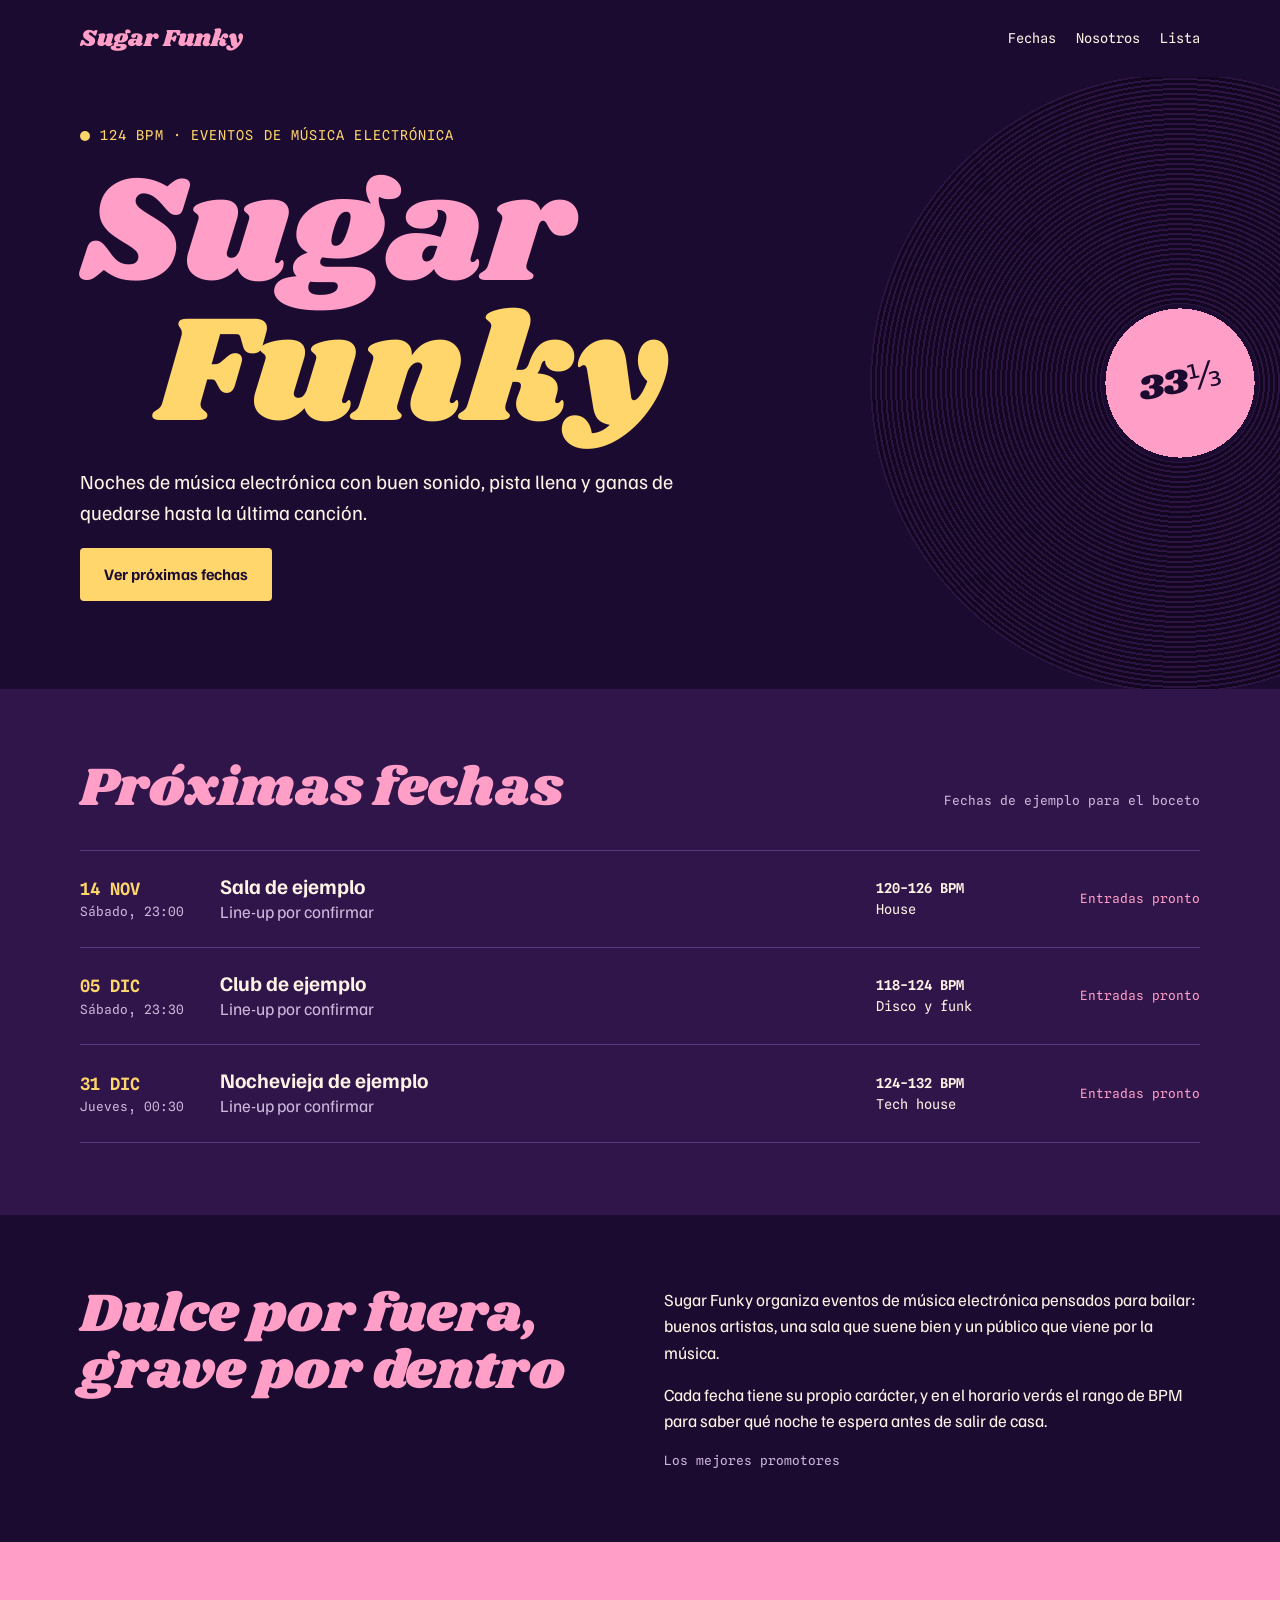
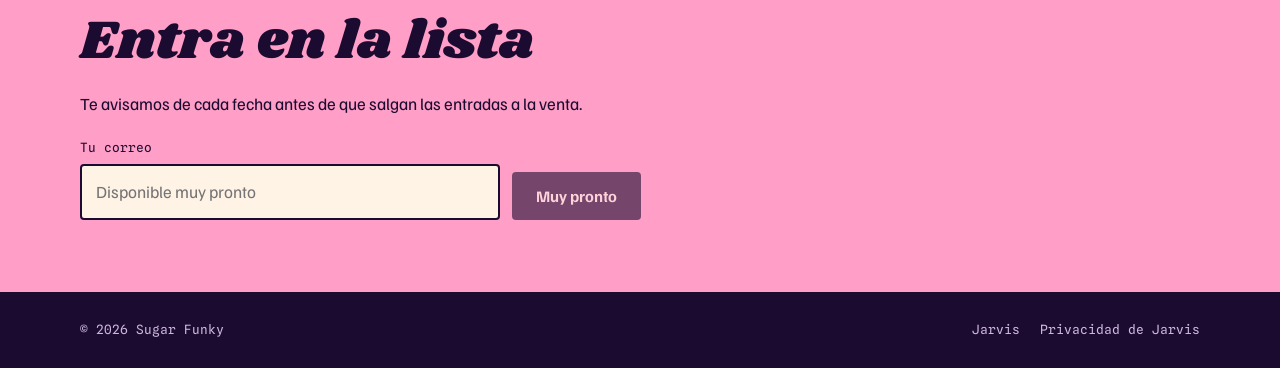
<file: index.html>
<!doctype html>
<html lang="es">
<head>
<meta charset="utf-8">
<meta name="viewport" content="width=device-width, initial-scale=1, viewport-fit=cover">
<title>Sugar Funky</title>
<meta name="description" content="Sugar Funky, eventos de música electrónica.">
<link rel="preconnect" href="https://fonts.googleapis.com">
<link rel="preconnect" href="https://fonts.gstatic.com" crossorigin>
<link rel="stylesheet" href="https://fonts.googleapis.com/css2?family=Familjen+Grotesk:wght@400;600;700&family=Shrikhand&family=Spline+Sans+Mono:wght@400;600&display=swap">
<link rel="stylesheet" href="/style.css">
</head>
<body>
<header class="band">
  <div class="wrap">
    <a class="brand" href="#inicio">Sugar Funky</a>
    <nav aria-label="Principal">
      <a href="#fechas">Fechas</a>
      <a href="#nosotros">Nosotros</a>
      <a href="#lista">Lista</a>
    </nav>
  </div>
</header>

<main id="inicio">
  <div class="hero band">
    <div class="disc" aria-hidden="true"></div>
    <div class="wrap">
      <div class="hero-text">
        <p class="tempo" style="margin:0"><i aria-hidden="true"></i>124 BPM · EVENTOS DE MÚSICA ELECTRÓNICA</p>
        <h1>Sugar <span>Funky</span></h1>
        <p class="lead">Noches de música electrónica con buen sonido, pista llena y ganas de quedarse hasta la última canción.</p>
        <a class="cta" href="#fechas">Ver próximas fechas</a>
      </div>
    </div>
  </div>

  <section class="dates band" id="fechas">
    <div class="wrap">
      <div class="section-head">
        <h2>Próximas fechas</h2>
        <span class="note">Fechas de ejemplo para el boceto</span>
      </div>
      <ul class="schedule">
        <li>
          <div class="day">14 NOV<small>Sábado, 23:00</small></div>
          <div class="event"><strong>Sala de ejemplo</strong><span>Line-up por confirmar</span></div>
          <div class="bpm"><b>120-126 BPM</b>House</div>
          <div class="status">Entradas pronto</div>
        </li>
        <li>
          <div class="day">05 DIC<small>Sábado, 23:30</small></div>
          <div class="event"><strong>Club de ejemplo</strong><span>Line-up por confirmar</span></div>
          <div class="bpm"><b>118-124 BPM</b>Disco y funk</div>
          <div class="status">Entradas pronto</div>
        </li>
        <li>
          <div class="day">31 DIC<small>Jueves, 00:30</small></div>
          <div class="event"><strong>Nochevieja de ejemplo</strong><span>Line-up por confirmar</span></div>
          <div class="bpm"><b>124-132 BPM</b>Tech house</div>
          <div class="status">Entradas pronto</div>
        </li>
      </ul>
    </div>
  </section>

  <section class="about band" id="nosotros">
    <div class="wrap">
      <h2>Dulce por fuera, grave por dentro</h2>
      <div class="about-copy">
        <p>Sugar Funky organiza eventos de música electrónica pensados para bailar: buenos artistas, una sala que suene bien y un público que viene por la música.</p>
        <p>Cada fecha tiene su propio carácter, y en el horario verás el rango de BPM para saber qué noche te espera antes de salir de casa.</p>
        <p class="note">Los mejores promotores</p>
      </div>
    </div>
  </section>

  <section class="signup band" id="lista">
    <div class="wrap">
      <h2>Entra en la lista</h2>
      <p>Te avisamos de cada fecha antes de que salgan las entradas a la venta.</p>
      <form id="signup-form" aria-disabled="true">
        <div class="field">
          <label for="signup-email">Tu correo</label>
          <input id="signup-email" type="email" disabled placeholder="Disponible muy pronto">
        </div>
        <button class="cta" type="button" disabled>Muy pronto</button>
      </form>
    </div>
  </section>
</main>
<footer class="band">
  <div class="wrap">
    <span>© 2026 Sugar Funky</span>
    <span class="foot-links"><a href="/jarvis/">Jarvis</a><a href="/privacidad/">Privacidad de Jarvis</a></span>
  </div>
</footer>
</body>
</html>
</file>
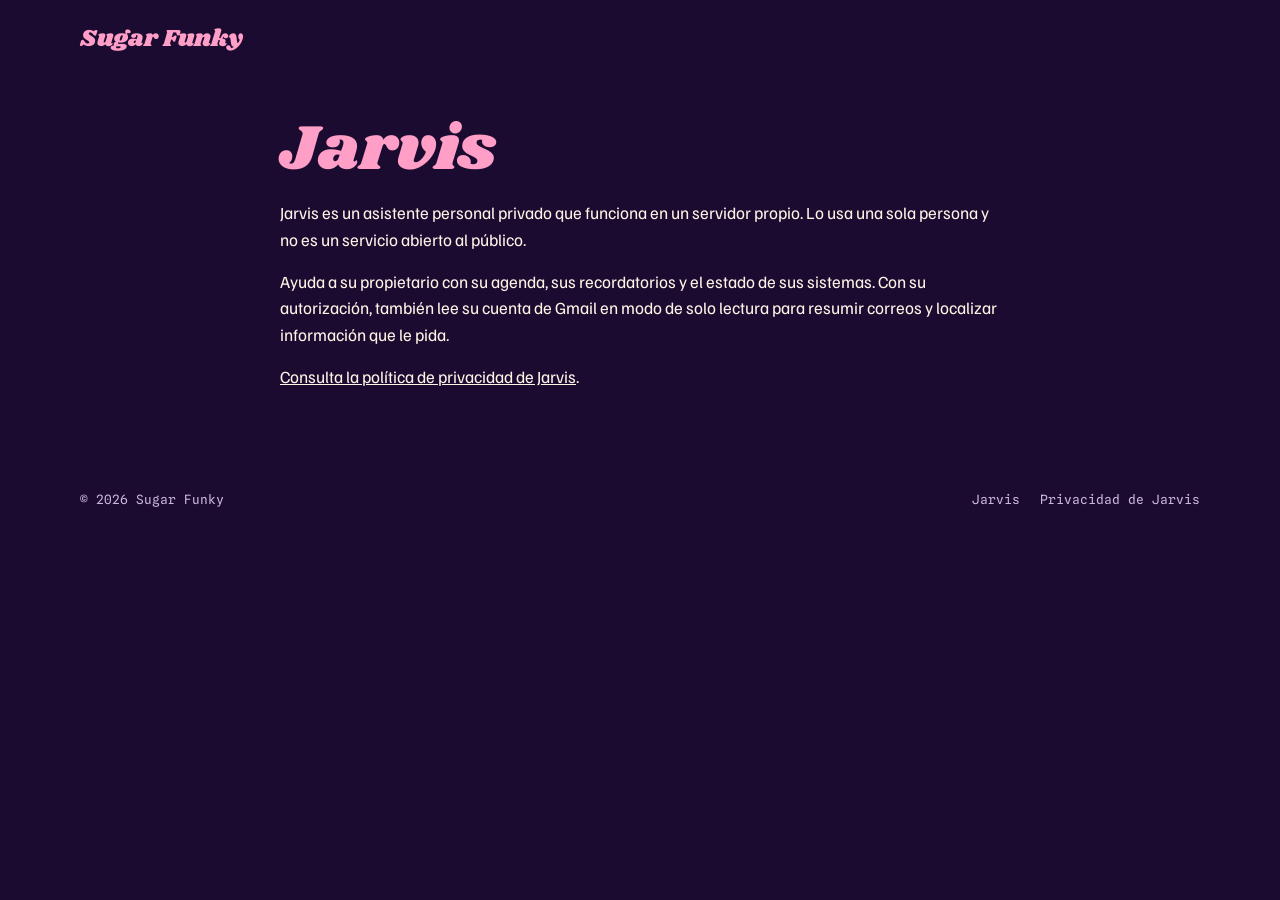
<file: jarvis/index.html>
<!doctype html>
<html lang="es">
<head>
<meta charset="utf-8">
<meta name="viewport" content="width=device-width, initial-scale=1, viewport-fit=cover">
<title>Jarvis</title>
<meta name="description" content="Jarvis, asistente personal privado.">
<link rel="preconnect" href="https://fonts.googleapis.com">
<link rel="preconnect" href="https://fonts.gstatic.com" crossorigin>
<link rel="stylesheet" href="https://fonts.googleapis.com/css2?family=Familjen+Grotesk:wght@400;600;700&family=Shrikhand&family=Spline+Sans+Mono:wght@400;600&display=swap">
<link rel="stylesheet" href="/style.css">
</head>
<body>
<header class="band">
  <div class="wrap">
    <a class="brand" href="/">Sugar Funky</a>
  </div>
</header>
<main class="legal band">
  <div class="wrap">
    <h1>Jarvis</h1>
    <p>Jarvis es un asistente personal privado que funciona en un servidor propio. Lo usa una sola persona y no es un servicio abierto al público.</p>
    <p>Ayuda a su propietario con su agenda, sus recordatorios y el estado de sus sistemas. Con su autorización, también lee su cuenta de Gmail en modo de solo lectura para resumir correos y localizar información que le pida.</p>
    <p><a href="/privacidad/">Consulta la política de privacidad de Jarvis</a>.</p>
  </div>
</main>
<footer class="band">
  <div class="wrap">
    <span>© 2026 Sugar Funky</span>
    <span class="foot-links"><a href="/jarvis/">Jarvis</a><a href="/privacidad/">Privacidad de Jarvis</a></span>
  </div>
</footer>
</body>
</html>
</file>
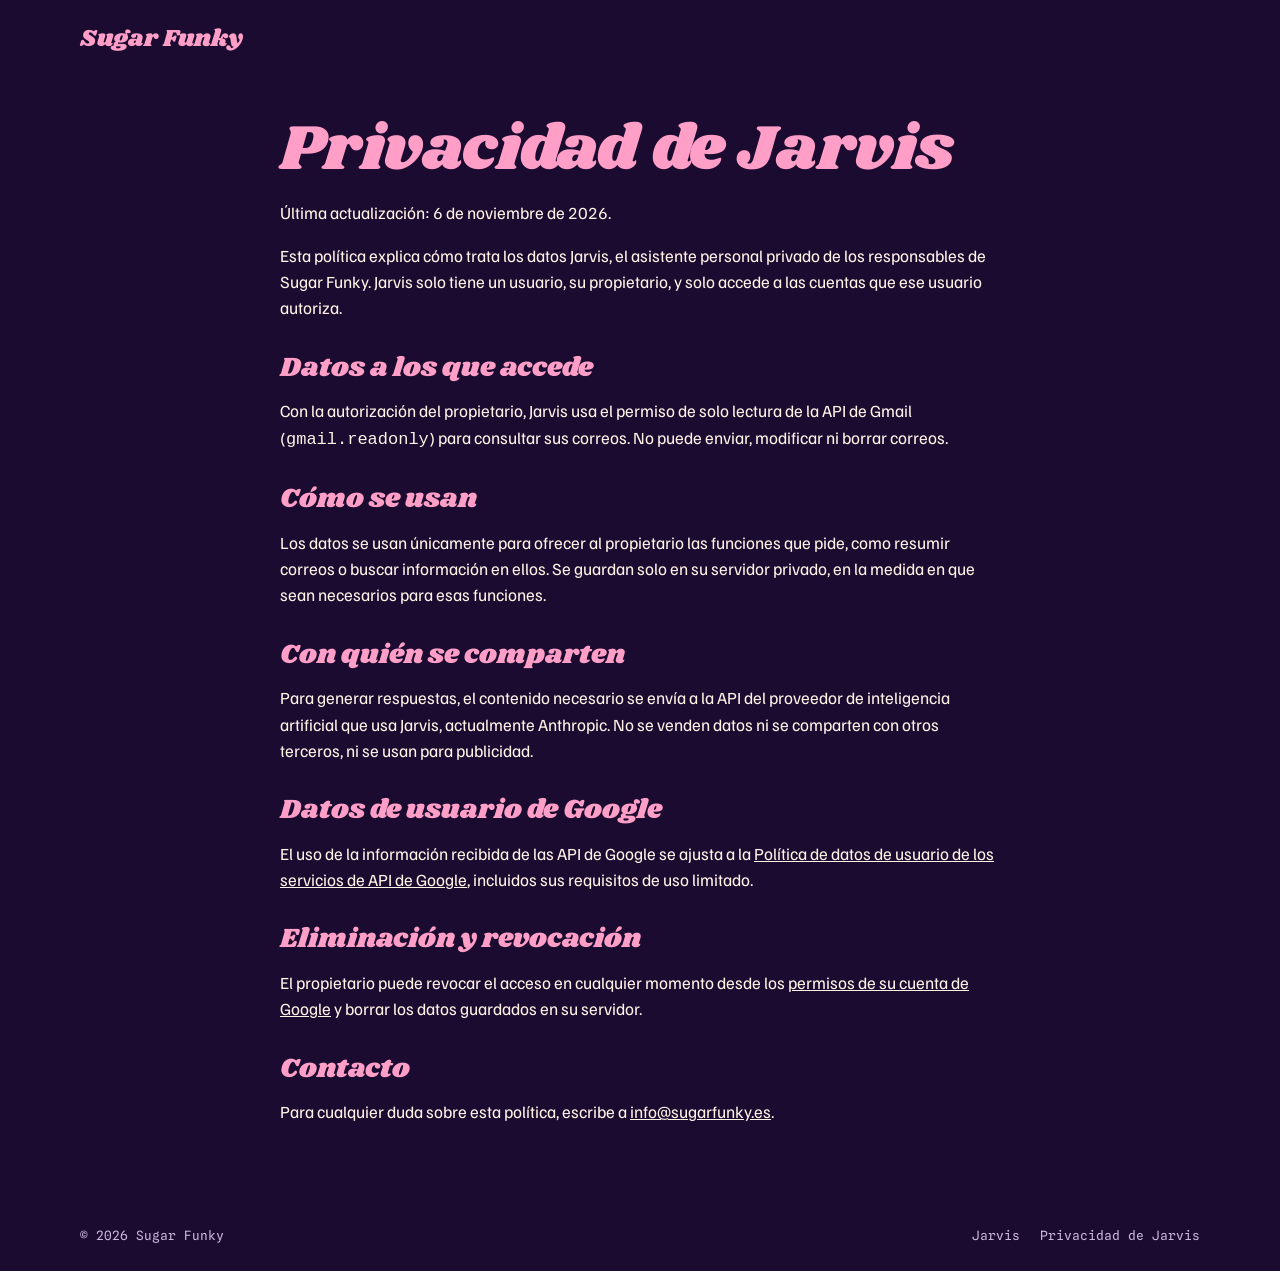
<file: privacidad/index.html>
<!doctype html>
<html lang="es">
<head>
<meta charset="utf-8">
<meta name="viewport" content="width=device-width, initial-scale=1, viewport-fit=cover">
<title>Privacidad de Jarvis</title>
<meta name="description" content="Política de privacidad de Jarvis.">
<link rel="preconnect" href="https://fonts.googleapis.com">
<link rel="preconnect" href="https://fonts.gstatic.com" crossorigin>
<link rel="stylesheet" href="https://fonts.googleapis.com/css2?family=Familjen+Grotesk:wght@400;600;700&family=Shrikhand&family=Spline+Sans+Mono:wght@400;600&display=swap">
<link rel="stylesheet" href="/style.css">
</head>
<body>
<header class="band">
  <div class="wrap">
    <a class="brand" href="/">Sugar Funky</a>
  </div>
</header>
<main class="legal band">
  <div class="wrap">
    <h1>Privacidad de Jarvis</h1>
    <p>Última actualización: 6 de noviembre de 2026.</p>
    <p>Esta política explica cómo trata los datos Jarvis, el asistente personal privado de los responsables de Sugar Funky. Jarvis solo tiene un usuario, su propietario, y solo accede a las cuentas que ese usuario autoriza.</p>
    <h2>Datos a los que accede</h2>
    <p>Con la autorización del propietario, Jarvis usa el permiso de solo lectura de la API de Gmail (<code>gmail.readonly</code>) para consultar sus correos. No puede enviar, modificar ni borrar correos.</p>
    <h2>Cómo se usan</h2>
    <p>Los datos se usan únicamente para ofrecer al propietario las funciones que pide, como resumir correos o buscar información en ellos. Se guardan solo en su servidor privado, en la medida en que sean necesarios para esas funciones.</p>
    <h2>Con quién se comparten</h2>
    <p>Para generar respuestas, el contenido necesario se envía a la API del proveedor de inteligencia artificial que usa Jarvis, actualmente Anthropic. No se venden datos ni se comparten con otros terceros, ni se usan para publicidad.</p>
    <h2>Datos de usuario de Google</h2>
    <p>El uso de la información recibida de las API de Google se ajusta a la <a href="https://developers.google.com/terms/api-services-user-data-policy">Política de datos de usuario de los servicios de API de Google</a>, incluidos sus requisitos de uso limitado.</p>
    <h2>Eliminación y revocación</h2>
    <p>El propietario puede revocar el acceso en cualquier momento desde los <a href="https://myaccount.google.com/permissions">permisos de su cuenta de Google</a> y borrar los datos guardados en su servidor.</p>
    <h2>Contacto</h2>
    <p>Para cualquier duda sobre esta política, escribe a <a href="mailto:info@sugarfunky.es">info@sugarfunky.es</a>.</p>
  </div>
</main>
<footer class="band">
  <div class="wrap">
    <span>© 2026 Sugar Funky</span>
    <span class="foot-links"><a href="/jarvis/">Jarvis</a><a href="/privacidad/">Privacidad de Jarvis</a></span>
  </div>
</footer>
</body>
</html>
</file>
<file: style.css>
body { margin: 0; } img { max-width: 100%; }
  /* Layout: un disco girando a 33 rpm asoma por la derecha; las fechas se leen como un horario de cabina. */
  :root {
    --ink: #1c0b30;
    --plum: #2f1549;
    --line: #5a3a7c;
    --sugar: #ff9ec7;
    --butter: #ffd66b;
    --cream: #fff3e6;
    --muted: #cdb8dc;
    --display: "Shrikhand", "Georgia", serif;
    --body: "Familjen Grotesk", "Segoe UI", sans-serif;
    --mono: "Spline Sans Mono", "Consolas", monospace;
    --gutter-l: max(16px, env(safe-area-inset-left, 0px));
    --gutter-r: max(16px, env(safe-area-inset-right, 0px));
    color-scheme: dark;
  }
  * { box-sizing: border-box; }
  body {
    background: var(--ink);
    color: var(--cream);
    font-family: var(--body);
    font-size: 17px;
    line-height: 1.55;
    overflow-x: clip;
  }
  a { color: inherit; }
  a:focus-visible, button:focus-visible, input:focus-visible {
    outline: 3px solid var(--butter);
    outline-offset: 2px;
  }
  .band { padding-left: var(--gutter-l); padding-right: var(--gutter-r); }
  .wrap { max-width: 1120px; margin-inline: auto; }

  header .wrap {
    display: flex; justify-content: space-between; align-items: center;
    gap: 16px; flex-wrap: wrap; padding-block: 20px;
  }
  .brand { font-family: var(--display); font-size: 1.5rem; color: var(--sugar); text-decoration: none; }
  nav { display: flex; gap: 20px; font-family: var(--mono); font-size: 0.85rem; }
  nav a { text-decoration: none; }
  nav a:hover { color: var(--butter); }

  .hero { position: relative; overflow: hidden; }
  .hero .wrap { position: relative; padding-block: 48px 88px; }
  .hero-text { position: relative; z-index: 1; max-width: 680px; display: grid; gap: 20px; }
  .tempo {
    display: inline-flex; align-items: center; gap: 10px; width: fit-content;
    font-family: var(--mono); font-size: 0.85rem; letter-spacing: 0.08em; color: var(--butter);
  }
  .tempo i {
    width: 10px; height: 10px; border-radius: 50%; background: var(--butter);
    animation: beat 0.4839s ease-out infinite;
  }
  h1 {
    margin: 0; font-family: var(--display); font-weight: 400;
    font-size: clamp(4rem, 15vw, 9.5rem); line-height: 0.92; color: var(--sugar);
    text-wrap: balance;
  }
  h1 span { display: block; color: var(--butter); margin-left: 0.5em; }
  .lead { margin: 0; font-size: 1.25rem; max-width: 30em; }
  .cta {
    display: inline-block; width: fit-content; padding: 14px 24px;
    background: var(--butter); color: var(--ink); font-weight: 700; text-decoration: none;
    border: 0; border-radius: 4px; font-family: var(--body); font-size: 1rem; cursor: pointer;
  }
  .cta:hover { background: var(--sugar); }

  .disc {
    position: absolute; top: 50%; right: -210px; width: 620px; height: 620px;
    max-width: none; margin-top: -310px; border-radius: 50%;
    background:
      radial-gradient(circle, var(--sugar) 0 17%, var(--ink) 17% 18%, transparent 18%),
      repeating-radial-gradient(circle, #120620 0 3px, #2b1442 3px 5px);
    animation: spin 1.8s linear infinite;
  }
  .disc::after {
    content: "33⅓"; position: absolute; top: 50%; left: 50%;
    transform: translate(-50%, -50%) rotate(-12deg);
    font-family: var(--display); font-size: 2.2rem; color: var(--ink);
  }

  section { padding-block: 72px; }
  .dates { background: var(--plum); }
  .section-head { display: flex; justify-content: space-between; align-items: baseline; gap: 16px; flex-wrap: wrap; }
  h2 { margin: 0; font-family: var(--display); font-weight: 400; font-size: clamp(2.2rem, 6vw, 3.4rem); line-height: 1.05; color: var(--sugar); text-wrap: balance; }
  .note { font-family: var(--mono); font-size: 0.8rem; color: var(--muted); }

  .schedule { list-style: none; margin: 32px 0 0; padding: 0; }
  .schedule li {
    display: grid; grid-template-columns: 7.5rem minmax(0, 1fr) 10rem 9rem;
    gap: 20px; align-items: center; padding-block: 22px; border-top: 1px solid var(--line);
  }
  .schedule li:last-child { border-bottom: 1px solid var(--line); }
  .day { font-family: var(--mono); font-weight: 600; color: var(--butter); font-variant-numeric: tabular-nums; }
  .day small { display: block; font-weight: 400; color: var(--muted); font-size: 0.8rem; }
  .event { min-width: 0; }
  .event strong { display: block; font-size: 1.3rem; line-height: 1.25; }
  .event span { color: var(--muted); }
  .bpm { font-family: var(--mono); font-size: 0.85rem; font-variant-numeric: tabular-nums; }
  .bpm b { display: block; font-weight: 600; }
  .status { font-family: var(--mono); font-size: 0.8rem; color: var(--sugar); text-align: right; }

  .about .wrap { display: grid; grid-template-columns: minmax(0, 1fr) minmax(0, 1fr); gap: 48px; align-items: start; }
  .about p { margin: 0; max-width: 34em; }
  .about-copy { display: grid; gap: 16px; }

  .signup { background: var(--sugar); color: var(--ink); }
  .signup h2 { color: var(--ink); }
  .signup .wrap { display: grid; gap: 20px; }
  .signup p { margin: 0; max-width: 34em; }
  form { display: flex; gap: 12px; flex-wrap: wrap; align-items: end; }
  .field { display: grid; gap: 6px; flex: 1 1 260px; max-width: 420px; min-width: 0; }
  label { font-family: var(--mono); font-size: 0.8rem; }
  input {
    width: 100%; padding: 13px 14px; font: inherit; color: var(--ink);
    background: var(--cream); border: 2px solid var(--ink); border-radius: 4px;
  }
  .signup .cta { background: var(--ink); color: var(--cream); }
  .signup .cta:hover { background: var(--plum); }
  #signup-msg { font-weight: 700; min-height: 1.5em; }

  footer .wrap {
    display: flex; justify-content: space-between; gap: 16px; flex-wrap: wrap;
    padding-block: 28px; font-family: var(--mono); font-size: 0.8rem; color: var(--muted);
  }

  @keyframes spin { to { transform: rotate(360deg); } }
  @keyframes beat { from { transform: scale(1.5); opacity: 1; } to { transform: scale(0.8); opacity: 0.5; } }
  @media (prefers-reduced-motion: reduce) {
    .disc, .tempo i { animation: none; }
  }
  @media (max-width: 820px) {
    .disc { width: 440px; height: 440px; right: -260px; margin-top: -220px; opacity: 0.55; }
    .schedule li { grid-template-columns: minmax(0, 1fr); gap: 6px; }
    .status { text-align: left; }
    .about .wrap { grid-template-columns: minmax(0, 1fr); gap: 20px; }
  }
  .cta:disabled { opacity: 0.6; cursor: not-allowed; }
  .legal { padding-block: 40px 72px; }
  .legal .wrap { max-width: 720px; display: grid; gap: 16px; }
  .legal h1 { font-size: clamp(2.6rem, 9vw, 4rem); line-height: 1.05; }
  .legal h2 { font-size: 1.7rem; margin-top: 16px; }
  .legal p, .legal ul { margin: 0; }
  .legal li { margin-block: 6px; }
  footer a { text-decoration: none; }
  footer a:hover { color: var(--butter); }
  .foot-links { display: flex; gap: 20px; flex-wrap: wrap; }
</file>
